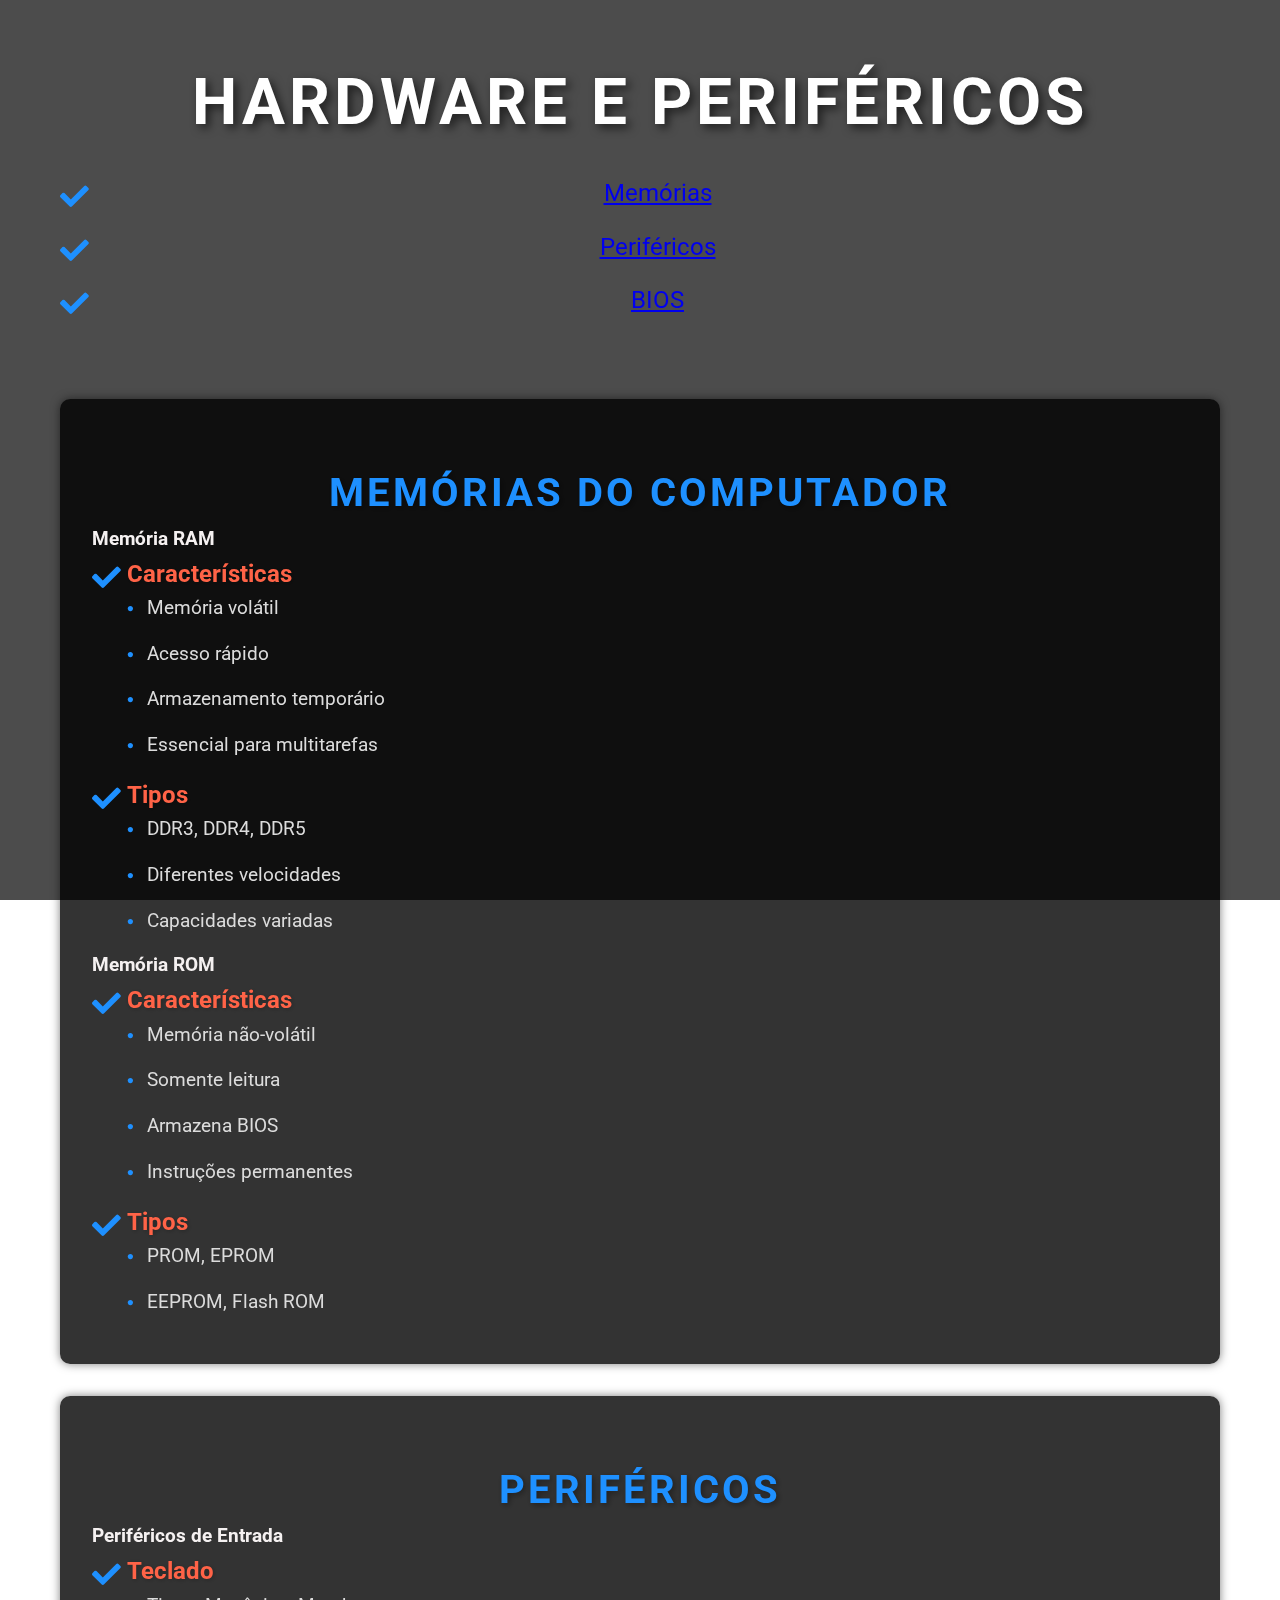
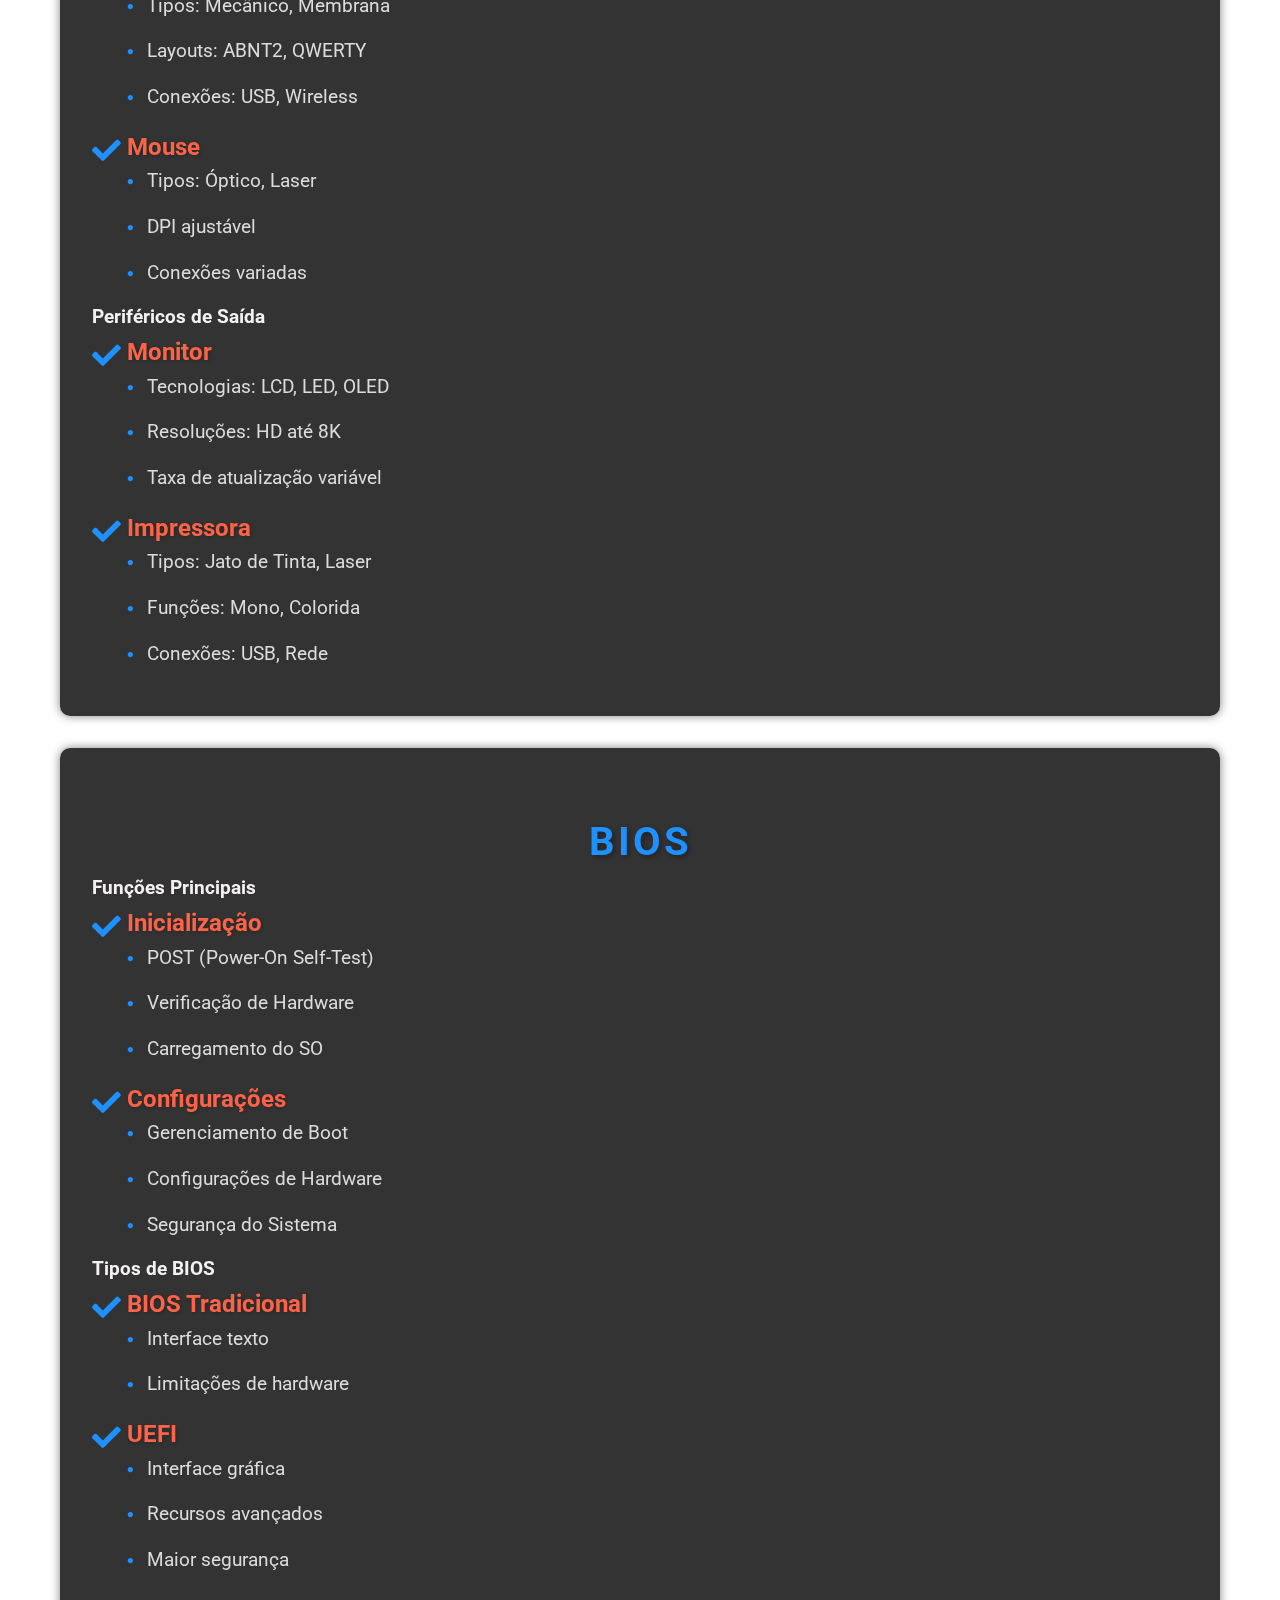
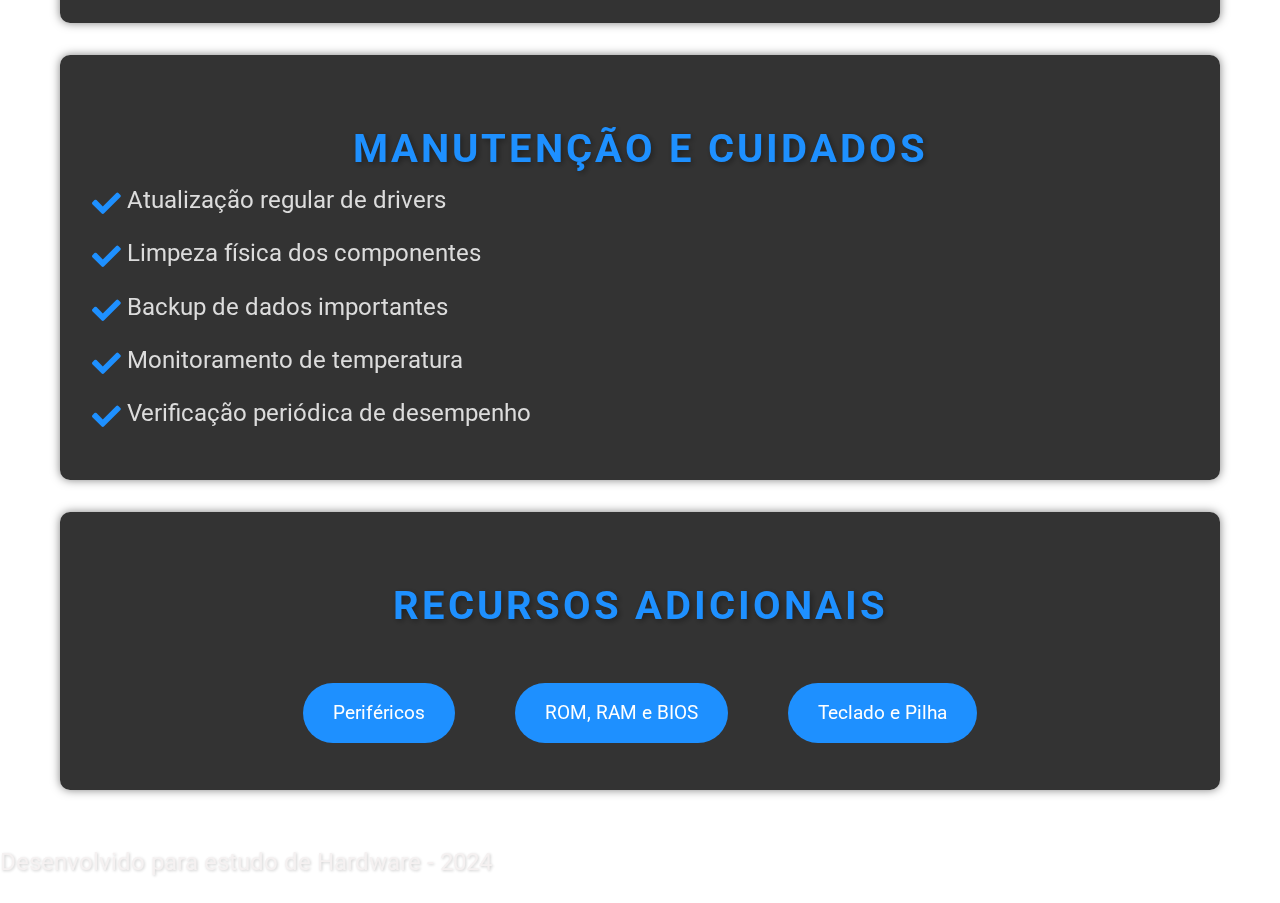
<file: index.html>
<!DOCTYPE html>
<html lang="pt-BR">
<head>
    <meta charset="UTF-8">
    <meta name="viewport" content="width=device-width, initial-scale=1.0">
    <title>Hardware e Periféricos</title>
    <link rel="stylesheet" href="styles.css">
    <link href="https://fonts.googleapis.com/css2?family=Roboto:wght@400;700&display=swap" rel="stylesheet">
    <link rel="stylesheet" href="https://cdnjs.cloudflare.com/ajax/libs/font-awesome/5.15.4/css/all.min.css">
</head>
<body>
    <div class="background"></div>
    <div class="background-overlay"></div>

    <div class="container">
        <header>
            <h1>Hardware e Periféricos</h1>
            <nav>
                <ul class="nav-menu">
                    <li><a href="#memorias">Memórias</a></li>
                    <li><a href="#perifericos">Periféricos</a></li>
                    <li><a href="#bios">BIOS</a></li>
                </ul>
            </nav>
        </header>

        <section id="memorias">
            <h2>Memórias do Computador</h2>
            <div class="subsection">
                <h3>Memória RAM</h3>
                <ul>
                    <li><strong>Características</strong>
                        <ul>
                            <li>Memória volátil</li>
                            <li>Acesso rápido</li>
                            <li>Armazenamento temporário</li>
                            <li>Essencial para multitarefas</li>
                        </ul>
                    </li>
                    <li><strong>Tipos</strong>
                        <ul>
                            <li>DDR3, DDR4, DDR5</li>
                            <li>Diferentes velocidades</li>
                            <li>Capacidades variadas</li>
                        </ul>
                    </li>
                </ul>
            </div>

            <div class="subsection">
                <h3>Memória ROM</h3>
                <ul>
                    <li><strong>Características</strong>
                        <ul>
                            <li>Memória não-volátil</li>
                            <li>Somente leitura</li>
                            <li>Armazena BIOS</li>
                            <li>Instruções permanentes</li>
                        </ul>
                    </li>
                    <li><strong>Tipos</strong>
                        <ul>
                            <li>PROM, EPROM</li>
                            <li>EEPROM, Flash ROM</li>
                        </ul>
                    </li>
                </ul>
            </div>
        </section>

        <section id="perifericos">
            <h2>Periféricos</h2>
            <div class="subsection">
                <h3>Periféricos de Entrada</h3>
                <ul>
                    <li><strong>Teclado</strong>
                        <ul>
                            <li>Tipos: Mecânico, Membrana</li>
                            <li>Layouts: ABNT2, QWERTY</li>
                            <li>Conexões: USB, Wireless</li>
                        </ul>
                    </li>
                    <li><strong>Mouse</strong>
                        <ul>
                            <li>Tipos: Óptico, Laser</li>
                            <li>DPI ajustável</li>
                            <li>Conexões variadas</li>
                        </ul>
                    </li>
                </ul>
            </div>

            <div class="subsection">
                <h3>Periféricos de Saída</h3>
                <ul>
                    <li><strong>Monitor</strong>
                        <ul>
                            <li>Tecnologias: LCD, LED, OLED</li>
                            <li>Resoluções: HD até 8K</li>
                            <li>Taxa de atualização variável</li>
                        </ul>
                    </li>
                    <li><strong>Impressora</strong>
                        <ul>
                            <li>Tipos: Jato de Tinta, Laser</li>
                            <li>Funções: Mono, Colorida</li>
                            <li>Conexões: USB, Rede</li>
                        </ul>
                    </li>
                </ul>
            </div>
        </section>

        <section id="bios">
            <h2>BIOS</h2>
            <div class="subsection">
                <h3>Funções Principais</h3>
                <ul>
                    <li><strong>Inicialização</strong>
                        <ul>
                            <li>POST (Power-On Self-Test)</li>
                            <li>Verificação de Hardware</li>
                            <li>Carregamento do SO</li>
                        </ul>
                    </li>
                    <li><strong>Configurações</strong>
                        <ul>
                            <li>Gerenciamento de Boot</li>
                            <li>Configurações de Hardware</li>
                            <li>Segurança do Sistema</li>
                        </ul>
                    </li>
                </ul>
            </div>

            <div class="subsection">
                <h3>Tipos de BIOS</h3>
                <ul>
                    <li><strong>BIOS Tradicional</strong>
                        <ul>
                            <li>Interface texto</li>
                            <li>Limitações de hardware</li>
                        </ul>
                    </li>
                    <li><strong>UEFI</strong>
                        <ul>
                            <li>Interface gráfica</li>
                            <li>Recursos avançados</li>
                            <li>Maior segurança</li>
                        </ul>
                    </li>
                </ul>
            </div>
        </section>

        <section id="manutencao">
            <h2>Manutenção e Cuidados</h2>
            <ul>
                <li>Atualização regular de drivers</li>
                <li>Limpeza física dos componentes</li>
                <li>Backup de dados importantes</li>
                <li>Monitoramento de temperatura</li>
                <li>Verificação periódica de desempenho</li>
            </ul>
        </section>

        <section>
            <h2>Recursos Adicionais</h2>
            <div class="btn-container">
                <a href="Périfericos.html" class="btn">Periféricos</a>
                <a href="ROM,RAM e BIOS.html" class="btn">ROM, RAM e BIOS</a>
                <a href="Teclado e Pilha.html" class="btn">Teclado e Pilha</a>
            </div>
        </section>
    </div>

    <footer>
        <p>Desenvolvido para estudo de Hardware - 2024</p>
    </footer>
</body>
</html>
</file>
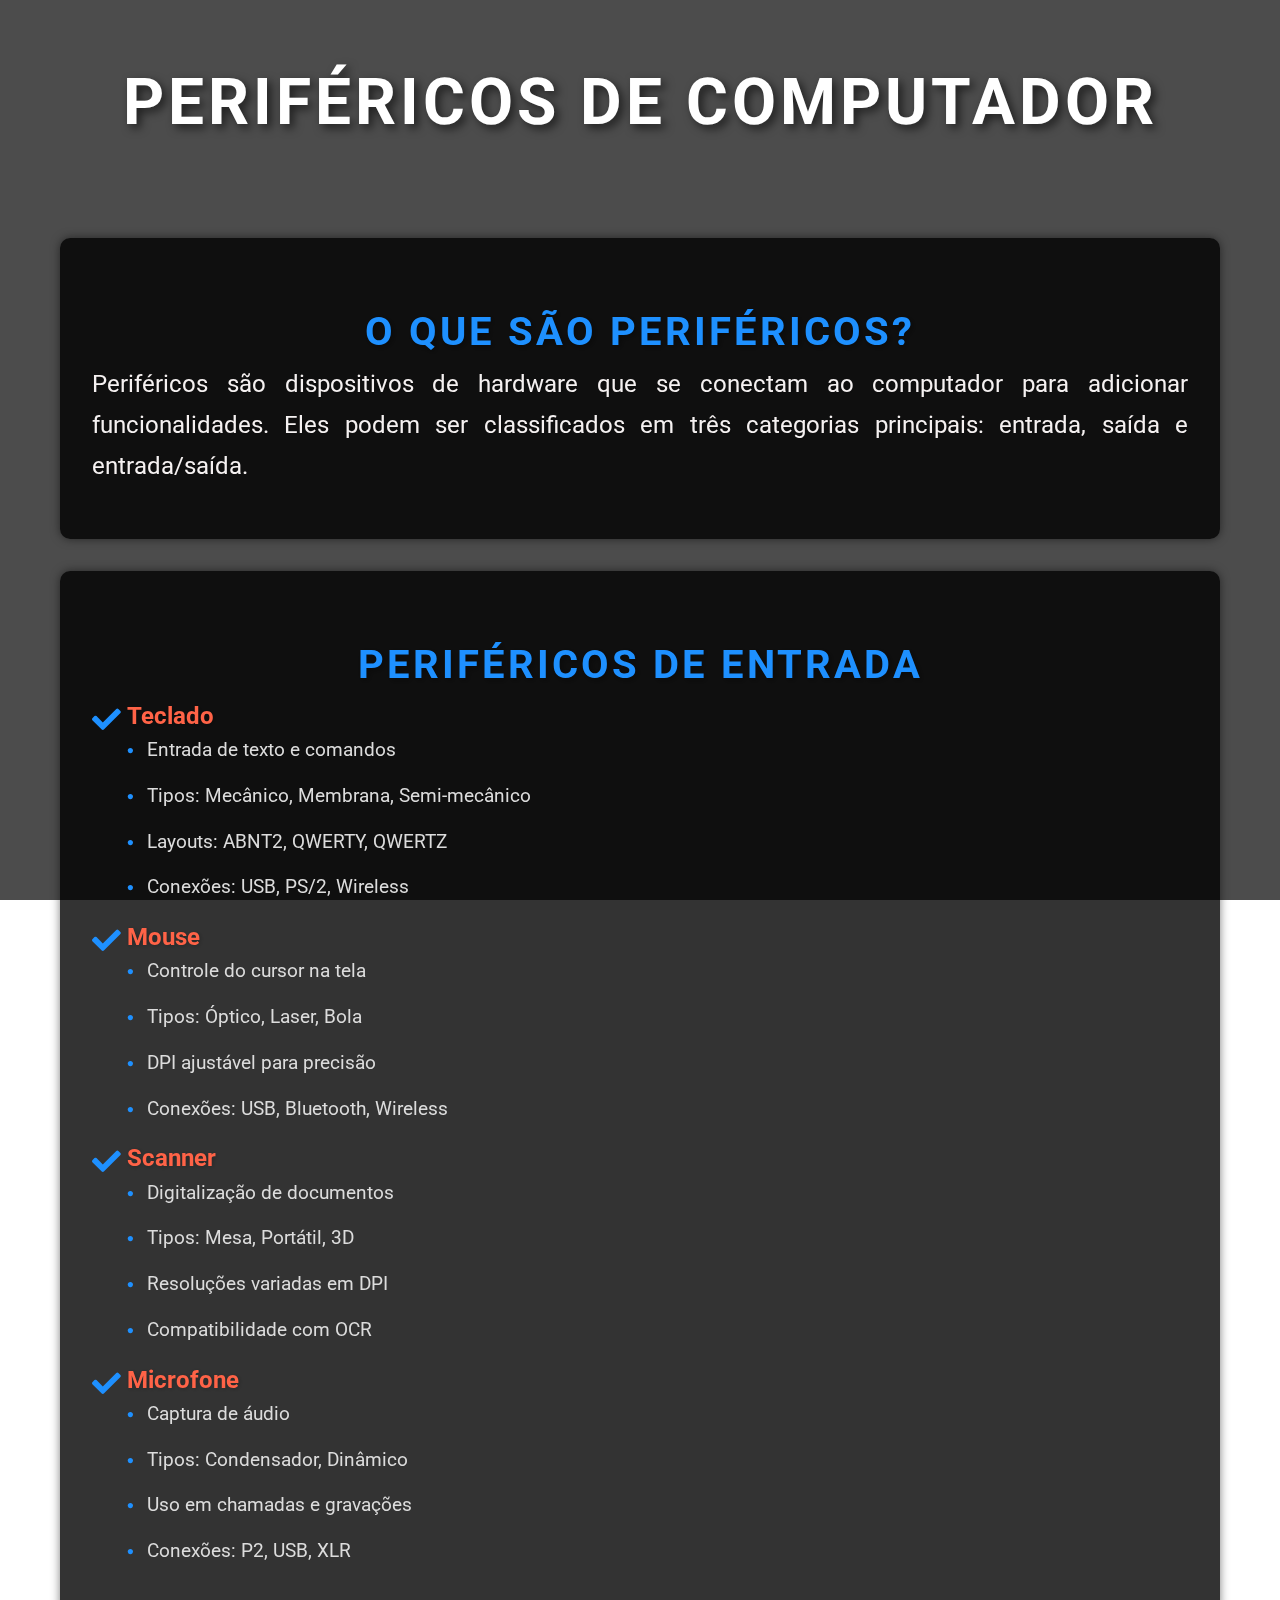
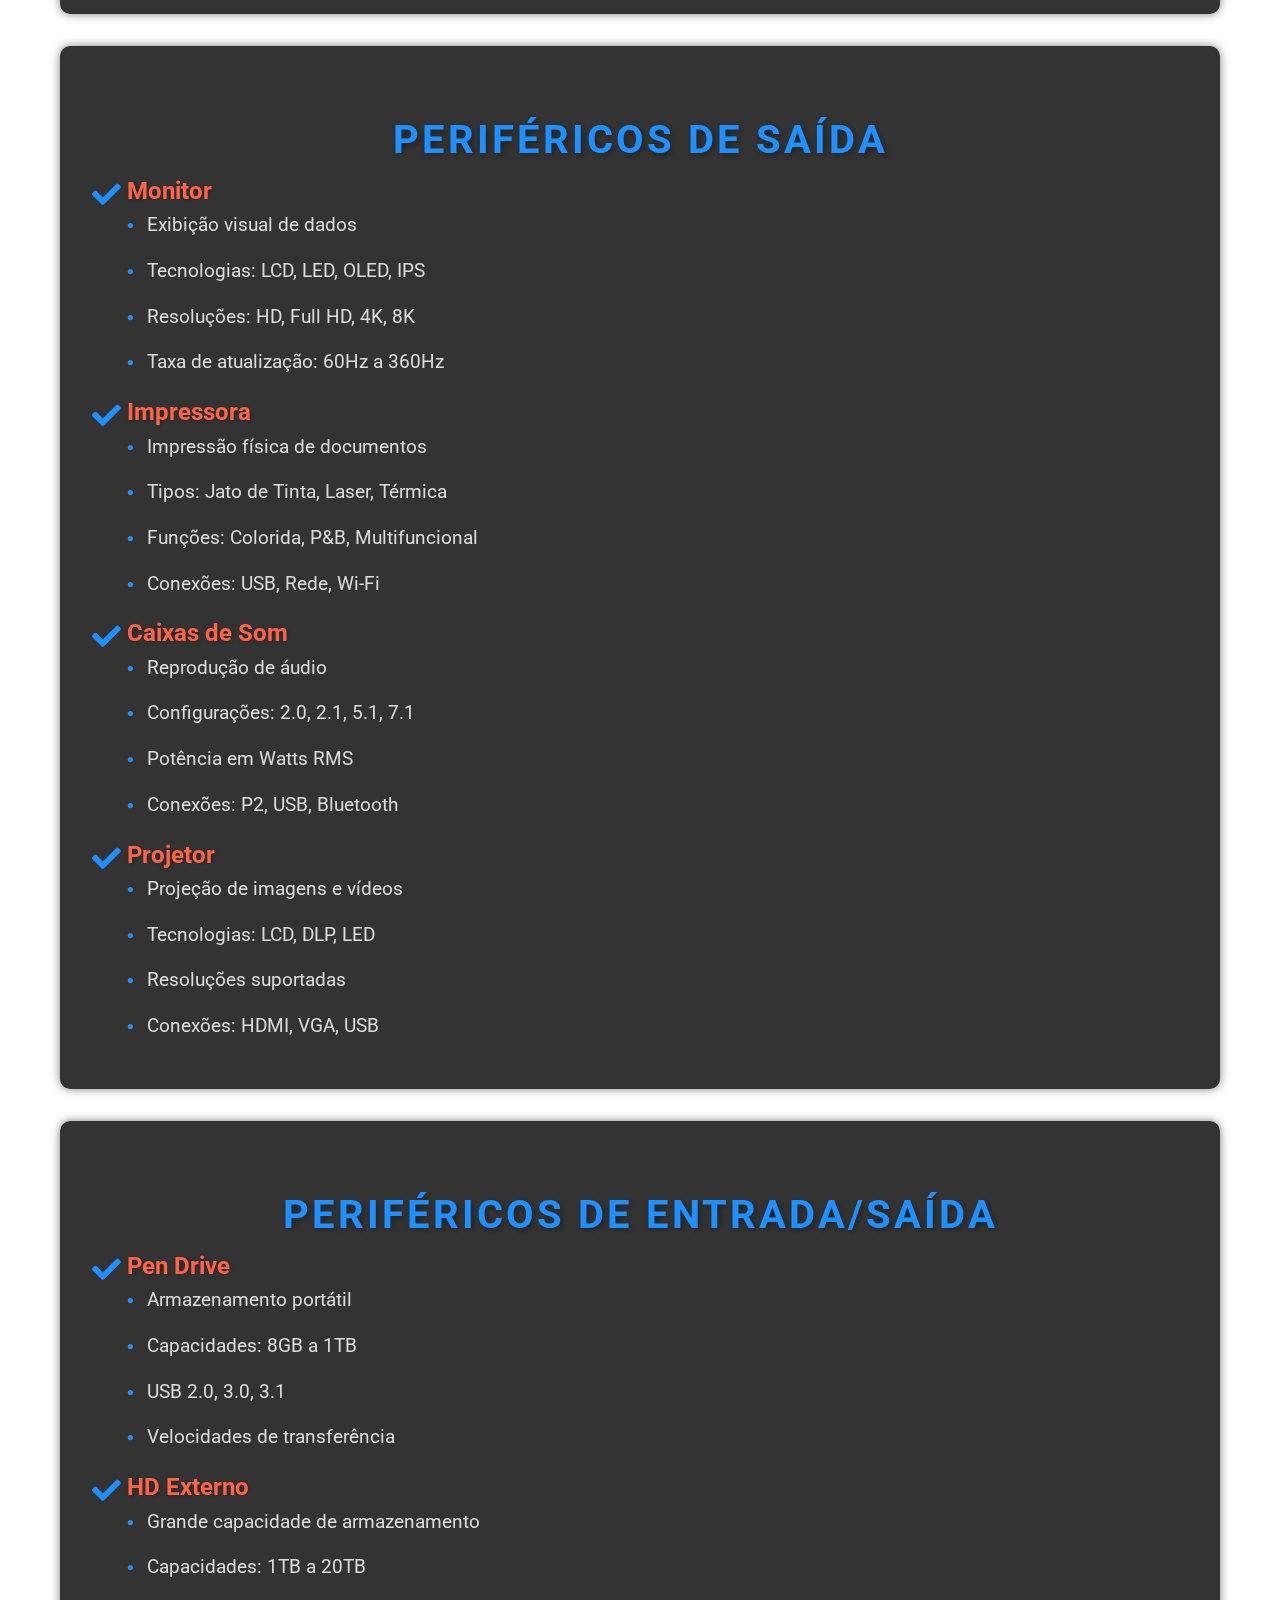
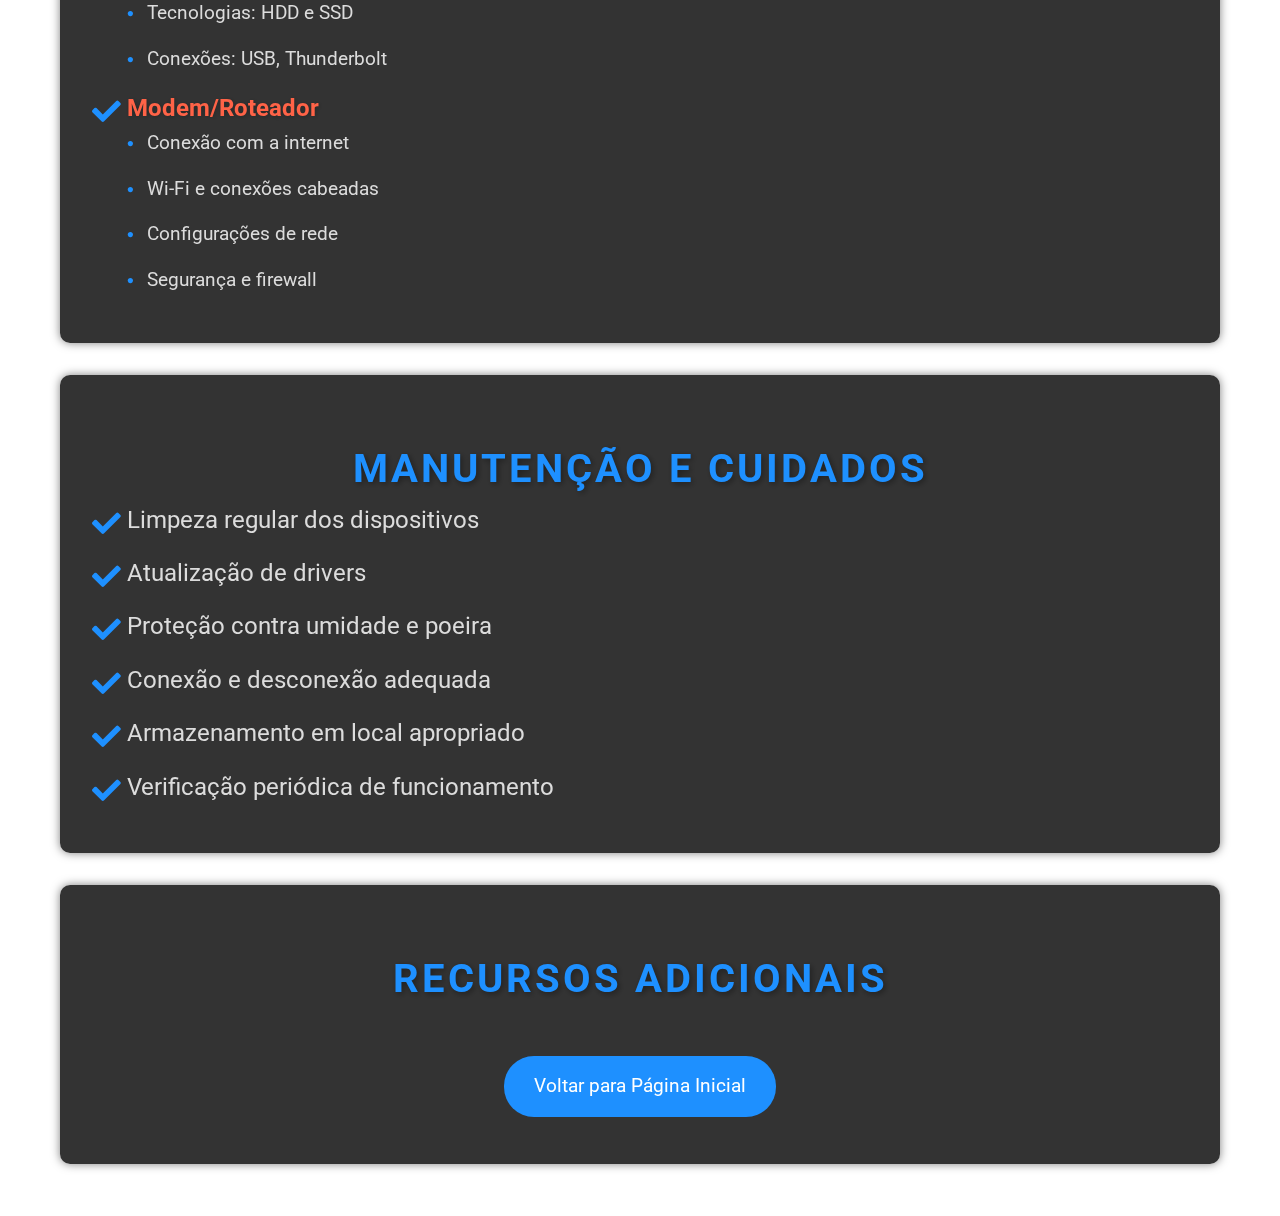
<file: Périfericos.html>
<!DOCTYPE html>
<html lang="pt-BR">
<head>
    <meta charset="UTF-8">
    <meta name="viewport" content="width=device-width, initial-scale=1.0">
    <title>Periféricos de Computador</title>
    <link rel="stylesheet" href="styles.css">
    <link href="https://fonts.googleapis.com/css2?family=Roboto:wght@400;700&display=swap" rel="stylesheet">
    <link rel="stylesheet" href="https://cdnjs.cloudflare.com/ajax/libs/font-awesome/5.15.4/css/all.min.css">
</head>
<body>
    <div class="background"></div>
    <div class="background-overlay"></div>

    <div class="container">
        <header>
            <h1>Periféricos de Computador</h1>
        </header>

        <section>
            <h2>O que são Periféricos?</h2>
            <p>Periféricos são dispositivos de hardware que se conectam ao computador para adicionar funcionalidades. Eles podem ser classificados em três categorias principais: entrada, saída e entrada/saída.</p>
        </section>

        <section>
            <h2>Periféricos de Entrada</h2>
            <ul>
                <li><strong>Teclado</strong>
                    <ul>
                        <li>Entrada de texto e comandos</li>
                        <li>Tipos: Mecânico, Membrana, Semi-mecânico</li>
                        <li>Layouts: ABNT2, QWERTY, QWERTZ</li>
                        <li>Conexões: USB, PS/2, Wireless</li>
                    </ul>
                </li>
                <li><strong>Mouse</strong>
                    <ul>
                        <li>Controle do cursor na tela</li>
                        <li>Tipos: Óptico, Laser, Bola</li>
                        <li>DPI ajustável para precisão</li>
                        <li>Conexões: USB, Bluetooth, Wireless</li>
                    </ul>
                </li>
                <li><strong>Scanner</strong>
                    <ul>
                        <li>Digitalização de documentos</li>
                        <li>Tipos: Mesa, Portátil, 3D</li>
                        <li>Resoluções variadas em DPI</li>
                        <li>Compatibilidade com OCR</li>
                    </ul>
                </li>
                <li><strong>Microfone</strong>
                    <ul>
                        <li>Captura de áudio</li>
                        <li>Tipos: Condensador, Dinâmico</li>
                        <li>Uso em chamadas e gravações</li>
                        <li>Conexões: P2, USB, XLR</li>
                    </ul>
                </li>
            </ul>
        </section>

        <section>
            <h2>Periféricos de Saída</h2>
            <ul>
                <li><strong>Monitor</strong>
                    <ul>
                        <li>Exibição visual de dados</li>
                        <li>Tecnologias: LCD, LED, OLED, IPS</li>
                        <li>Resoluções: HD, Full HD, 4K, 8K</li>
                        <li>Taxa de atualização: 60Hz a 360Hz</li>
                    </ul>
                </li>
                <li><strong>Impressora</strong>
                    <ul>
                        <li>Impressão física de documentos</li>
                        <li>Tipos: Jato de Tinta, Laser, Térmica</li>
                        <li>Funções: Colorida, P&B, Multifuncional</li>
                        <li>Conexões: USB, Rede, Wi-Fi</li>
                    </ul>
                </li>
                <li><strong>Caixas de Som</strong>
                    <ul>
                        <li>Reprodução de áudio</li>
                        <li>Configurações: 2.0, 2.1, 5.1, 7.1</li>
                        <li>Potência em Watts RMS</li>
                        <li>Conexões: P2, USB, Bluetooth</li>
                    </ul>
                </li>
                <li><strong>Projetor</strong>
                    <ul>
                        <li>Projeção de imagens e vídeos</li>
                        <li>Tecnologias: LCD, DLP, LED</li>
                        <li>Resoluções suportadas</li>
                        <li>Conexões: HDMI, VGA, USB</li>
                    </ul>
                </li>
            </ul>
        </section>

        <section>
            <h2>Periféricos de Entrada/Saída</h2>
            <ul>
                <li><strong>Pen Drive</strong>
                    <ul>
                        <li>Armazenamento portátil</li>
                        <li>Capacidades: 8GB a 1TB</li>
                        <li>USB 2.0, 3.0, 3.1</li>
                        <li>Velocidades de transferência</li>
                    </ul>
                </li>
                <li><strong>HD Externo</strong>
                    <ul>
                        <li>Grande capacidade de armazenamento</li>
                        <li>Capacidades: 1TB a 20TB</li>
                        <li>Tecnologias: HDD e SSD</li>
                        <li>Conexões: USB, Thunderbolt</li>
                    </ul>
                </li>
                <li><strong>Modem/Roteador</strong>
                    <ul>
                        <li>Conexão com a internet</li>
                        <li>Wi-Fi e conexões cabeadas</li>
                        <li>Configurações de rede</li>
                        <li>Segurança e firewall</li>
                    </ul>
                </li>
            </ul>
        </section>

        <section>
            <h2>Manutenção e Cuidados</h2>
            <ul>
                <li>Limpeza regular dos dispositivos</li>
                <li>Atualização de drivers</li>
                <li>Proteção contra umidade e poeira</li>
                <li>Conexão e desconexão adequada</li>
                <li>Armazenamento em local apropriado</li>
                <li>Verificação periódica de funcionamento</li>
            </ul>
        </section>

        <section>
            <h2>Recursos Adicionais</h2>
            <div class="btn-container">
                <a href="index.html" class="btn">Voltar para Página Inicial</a>
            </div>
        </section>
    </div>
</body>
</html>
</file>
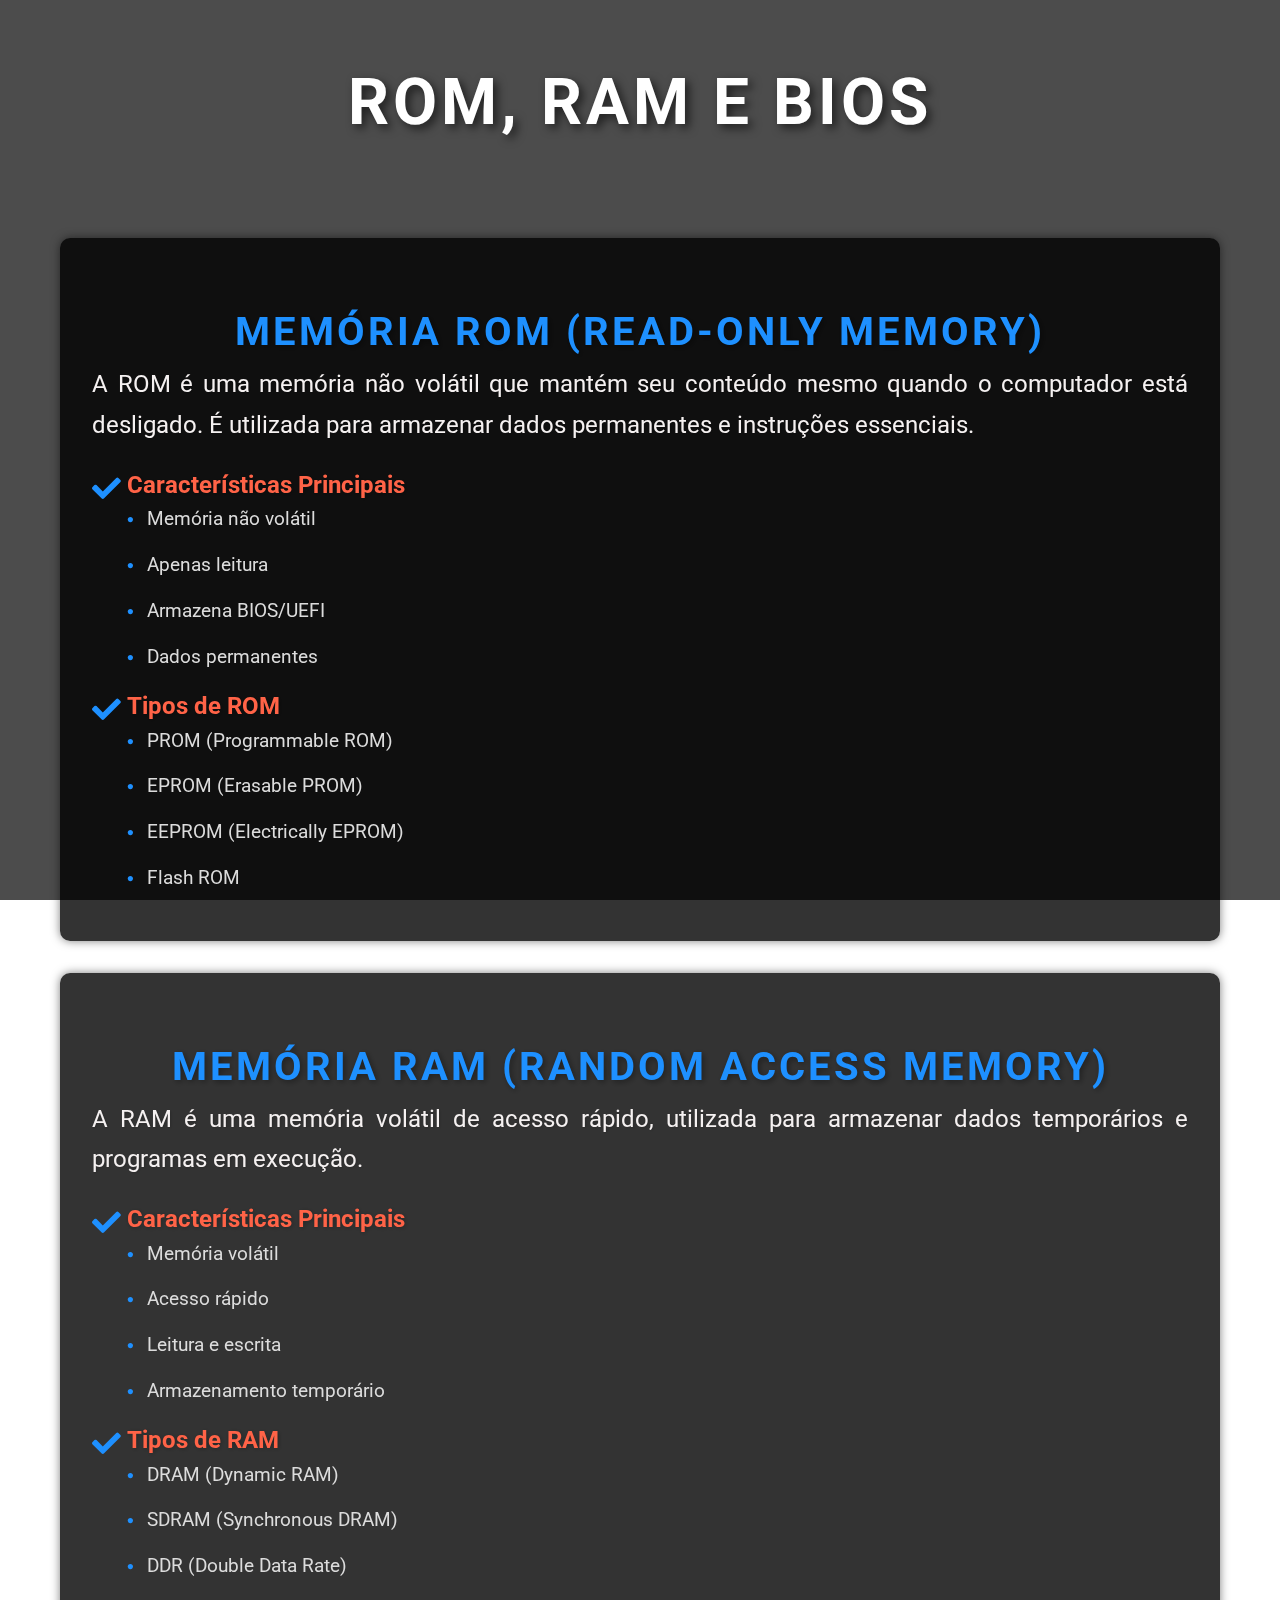
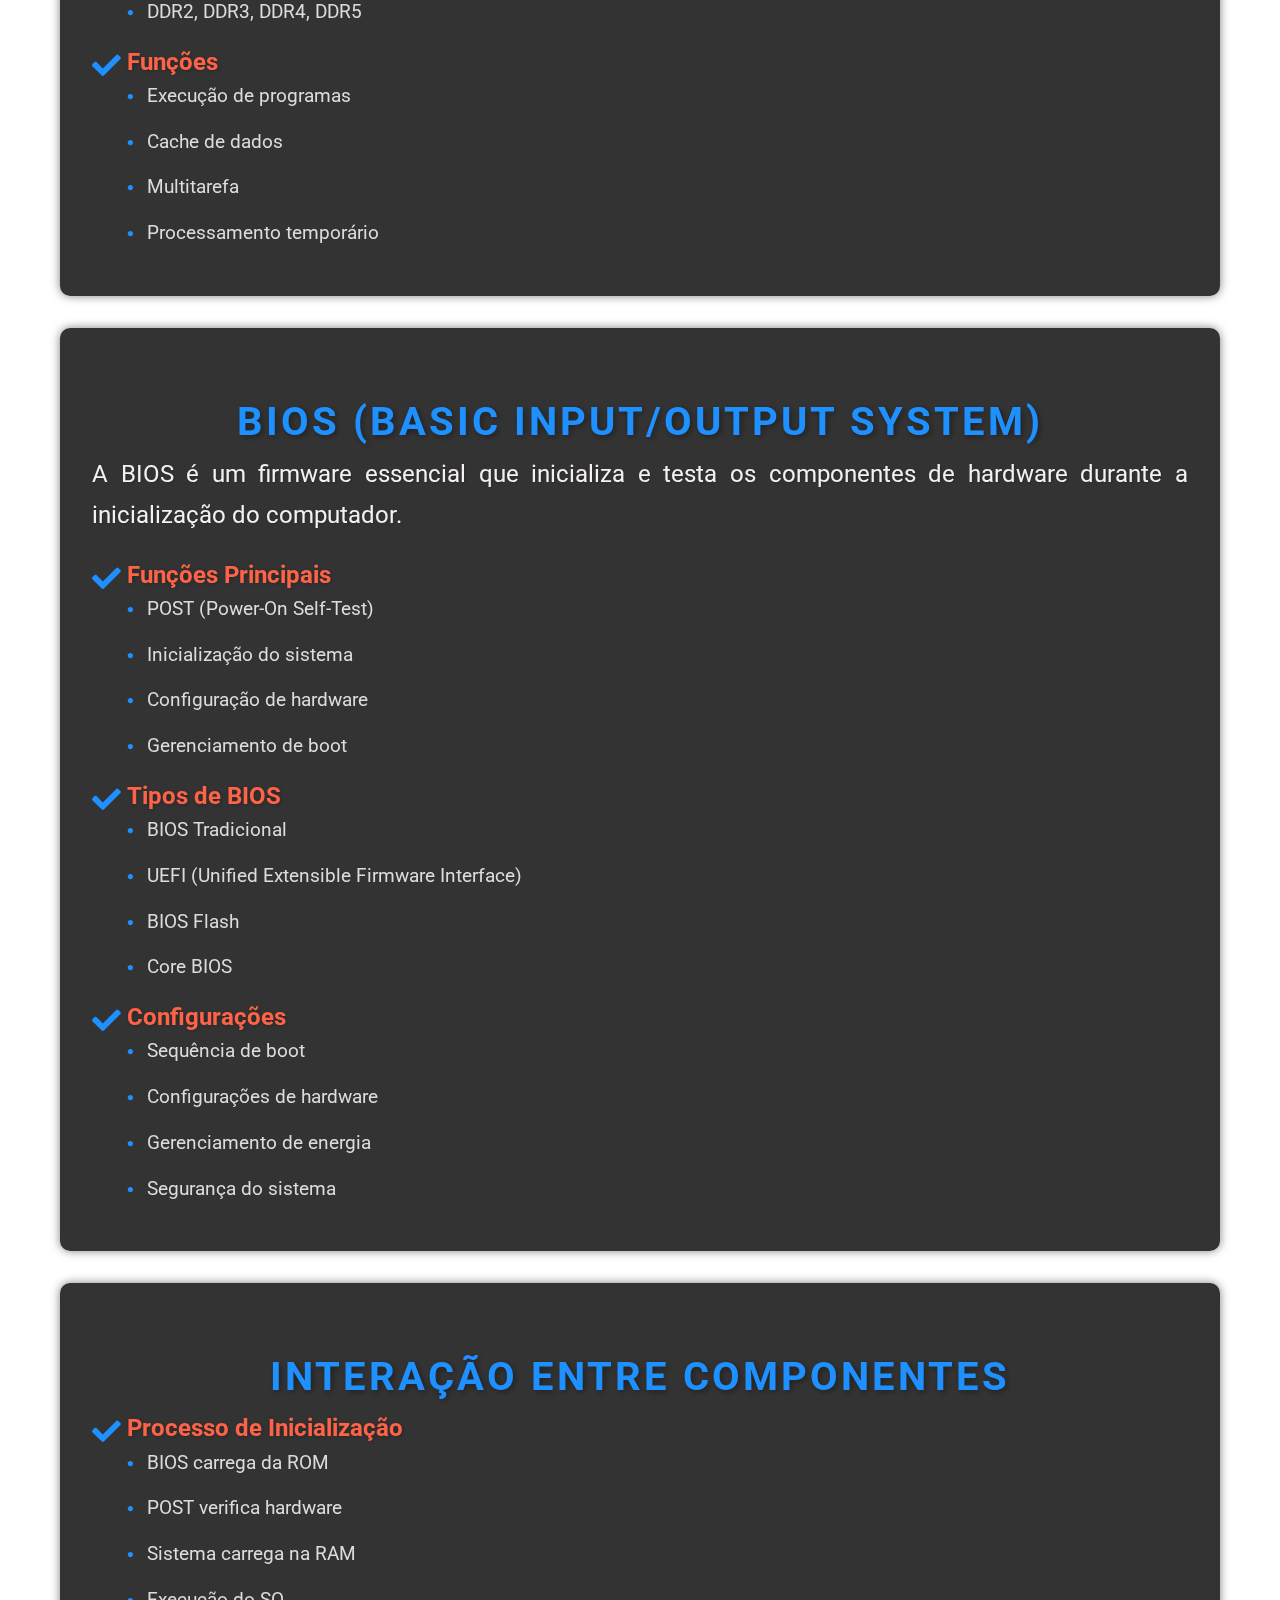
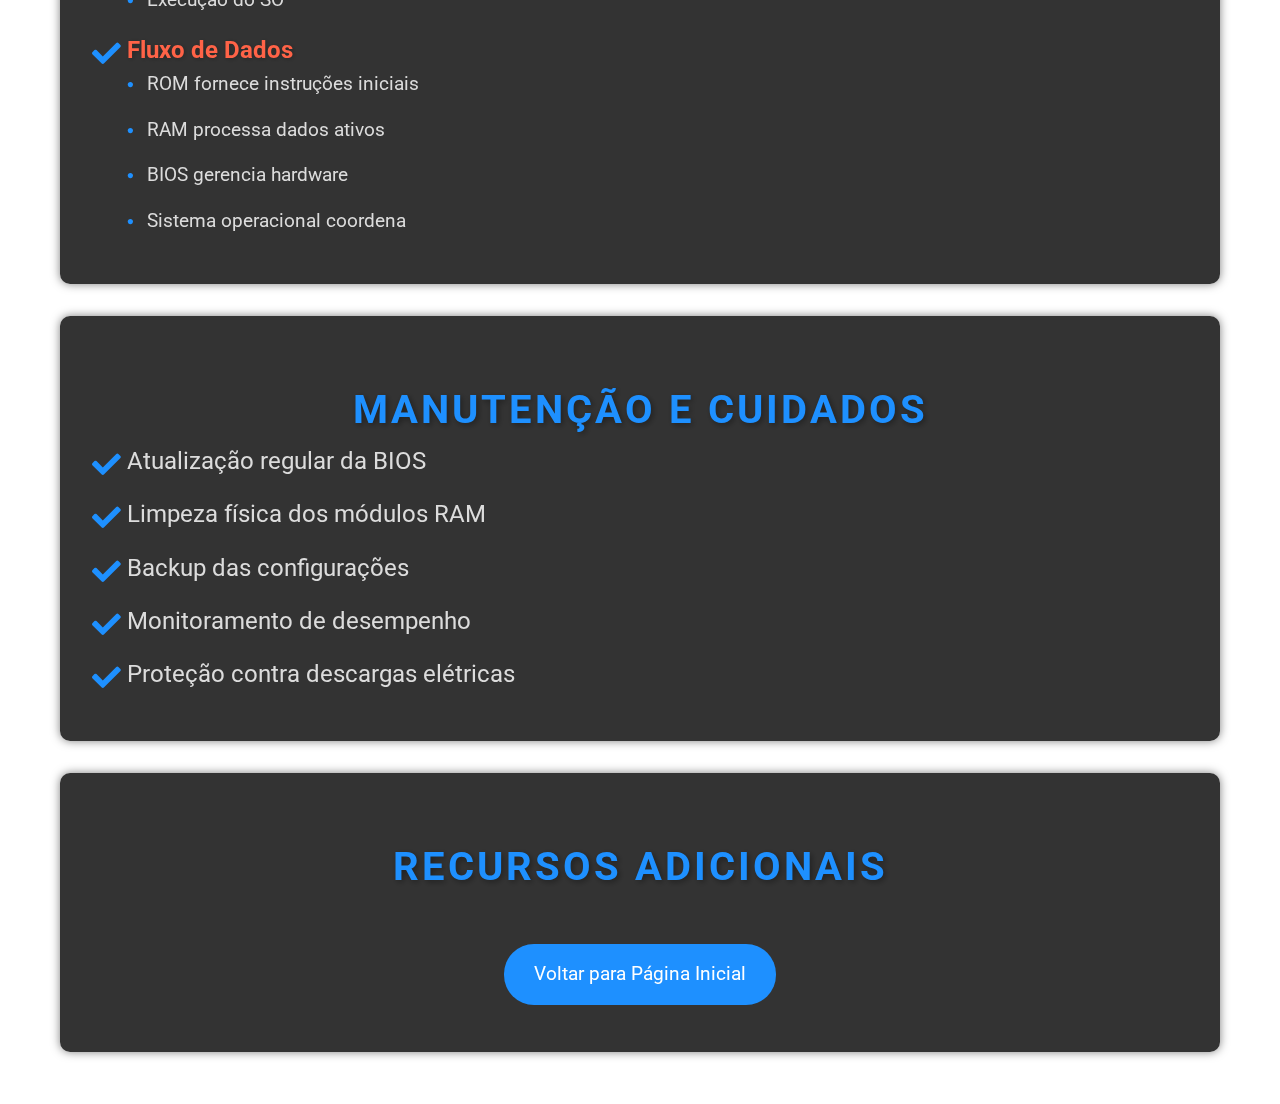
<file: ROM,RAM e BIOS.html>
<!DOCTYPE html>
<html lang="pt-BR">
<head>
    <meta charset="UTF-8">
    <meta name="viewport" content="width=device-width, initial-scale=1.0">
    <title>ROM, RAM e BIOS</title>
    <link rel="stylesheet" href="styles.css">
    <link href="https://fonts.googleapis.com/css2?family=Roboto:wght@400;700&display=swap" rel="stylesheet">
    <link rel="stylesheet" href="https://cdnjs.cloudflare.com/ajax/libs/font-awesome/5.15.4/css/all.min.css">
</head>
<body>
    <div class="background"></div>
    <div class="background-overlay"></div>

    <div class="container">
        <header>
            <h1>ROM, RAM e BIOS</h1>
        </header>

        <section>
            <h2>Memória ROM (Read-Only Memory)</h2>
            <p>A ROM é uma memória não volátil que mantém seu conteúdo mesmo quando o computador está desligado. É utilizada para armazenar dados permanentes e instruções essenciais.</p>
            <ul>
                <li><strong>Características Principais</strong>
                    <ul>
                        <li>Memória não volátil</li>
                        <li>Apenas leitura</li>
                        <li>Armazena BIOS/UEFI</li>
                        <li>Dados permanentes</li>
                    </ul>
                </li>
                <li><strong>Tipos de ROM</strong>
                    <ul>
                        <li>PROM (Programmable ROM)</li>
                        <li>EPROM (Erasable PROM)</li>
                        <li>EEPROM (Electrically EPROM)</li>
                        <li>Flash ROM</li>
                    </ul>
                </li>
            </ul>
        </section>

        <section>
            <h2>Memória RAM (Random Access Memory)</h2>
            <p>A RAM é uma memória volátil de acesso rápido, utilizada para armazenar dados temporários e programas em execução.</p>
            <ul>
                <li><strong>Características Principais</strong>
                    <ul>
                        <li>Memória volátil</li>
                        <li>Acesso rápido</li>
                        <li>Leitura e escrita</li>
                        <li>Armazenamento temporário</li>
                    </ul>
                </li>
                <li><strong>Tipos de RAM</strong>
                    <ul>
                        <li>DRAM (Dynamic RAM)</li>
                        <li>SDRAM (Synchronous DRAM)</li>
                        <li>DDR (Double Data Rate)</li>
                        <li>DDR2, DDR3, DDR4, DDR5</li>
                    </ul>
                </li>
                <li><strong>Funções</strong>
                    <ul>
                        <li>Execução de programas</li>
                        <li>Cache de dados</li>
                        <li>Multitarefa</li>
                        <li>Processamento temporário</li>
                    </ul>
                </li>
            </ul>
        </section>

        <section>
            <h2>BIOS (Basic Input/Output System)</h2>
            <p>A BIOS é um firmware essencial que inicializa e testa os componentes de hardware durante a inicialização do computador.</p>
            <ul>
                <li><strong>Funções Principais</strong>
                    <ul>
                        <li>POST (Power-On Self-Test)</li>
                        <li>Inicialização do sistema</li>
                        <li>Configuração de hardware</li>
                        <li>Gerenciamento de boot</li>
                    </ul>
                </li>
                <li><strong>Tipos de BIOS</strong>
                    <ul>
                        <li>BIOS Tradicional</li>
                        <li>UEFI (Unified Extensible Firmware Interface)</li>
                        <li>BIOS Flash</li>
                        <li>Core BIOS</li>
                    </ul>
                </li>
                <li><strong>Configurações</strong>
                    <ul>
                        <li>Sequência de boot</li>
                        <li>Configurações de hardware</li>
                        <li>Gerenciamento de energia</li>
                        <li>Segurança do sistema</li>
                    </ul>
                </li>
            </ul>
        </section>

        <section>
            <h2>Interação entre Componentes</h2>
            <ul>
                <li><strong>Processo de Inicialização</strong>
                    <ul>
                        <li>BIOS carrega da ROM</li>
                        <li>POST verifica hardware</li>
                        <li>Sistema carrega na RAM</li>
                        <li>Execução do SO</li>
                    </ul>
                </li>
                <li><strong>Fluxo de Dados</strong>
                    <ul>
                        <li>ROM fornece instruções iniciais</li>
                        <li>RAM processa dados ativos</li>
                        <li>BIOS gerencia hardware</li>
                        <li>Sistema operacional coordena</li>
                    </ul>
                </li>
            </ul>
        </section>

        <section>
            <h2>Manutenção e Cuidados</h2>
            <ul>
                <li>Atualização regular da BIOS</li>
                <li>Limpeza física dos módulos RAM</li>
                <li>Backup das configurações</li>
                <li>Monitoramento de desempenho</li>
                <li>Proteção contra descargas elétricas</li>
            </ul>
        </section>

        <section>
            <h2>Recursos Adicionais</h2>
            <div class="btn-container">
                <a href="index.html" class="btn">Voltar para Página Inicial</a>
            </div>
        </section>
    </div>
</body>
</html>
</file>
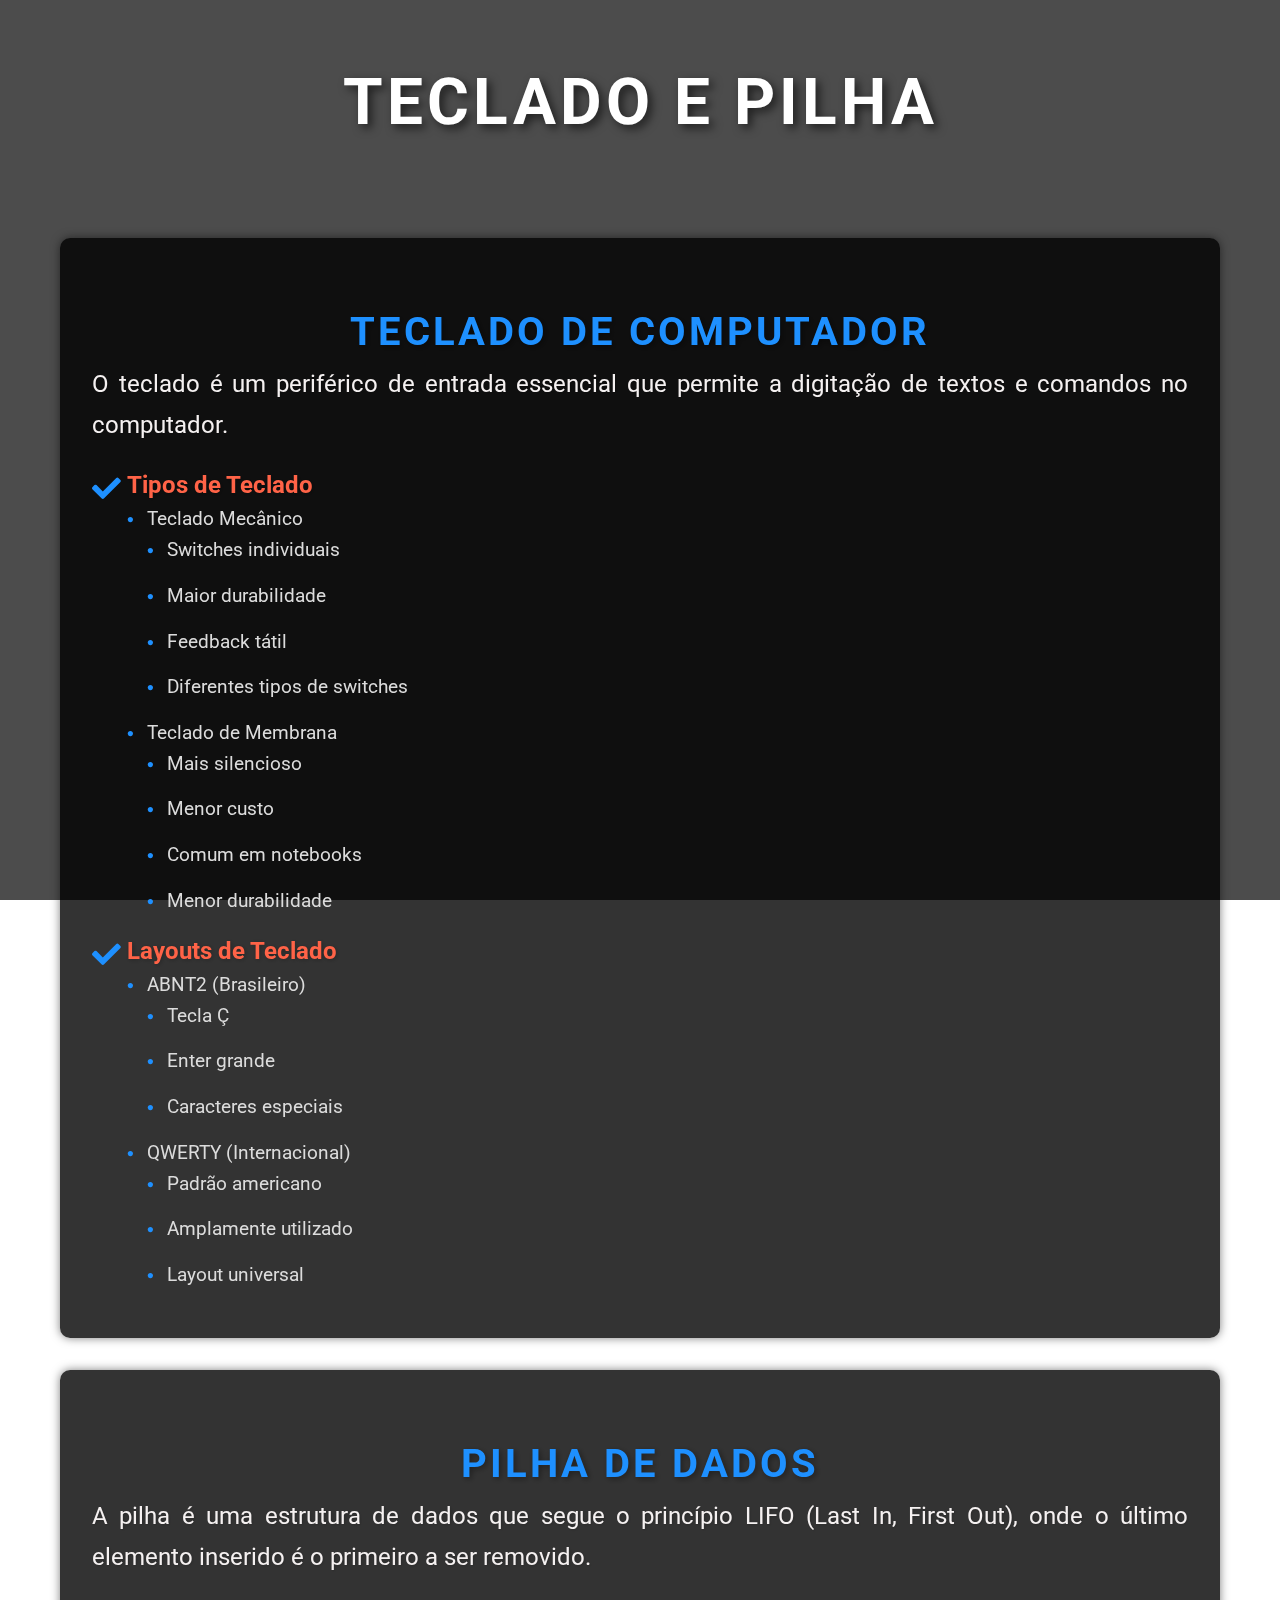
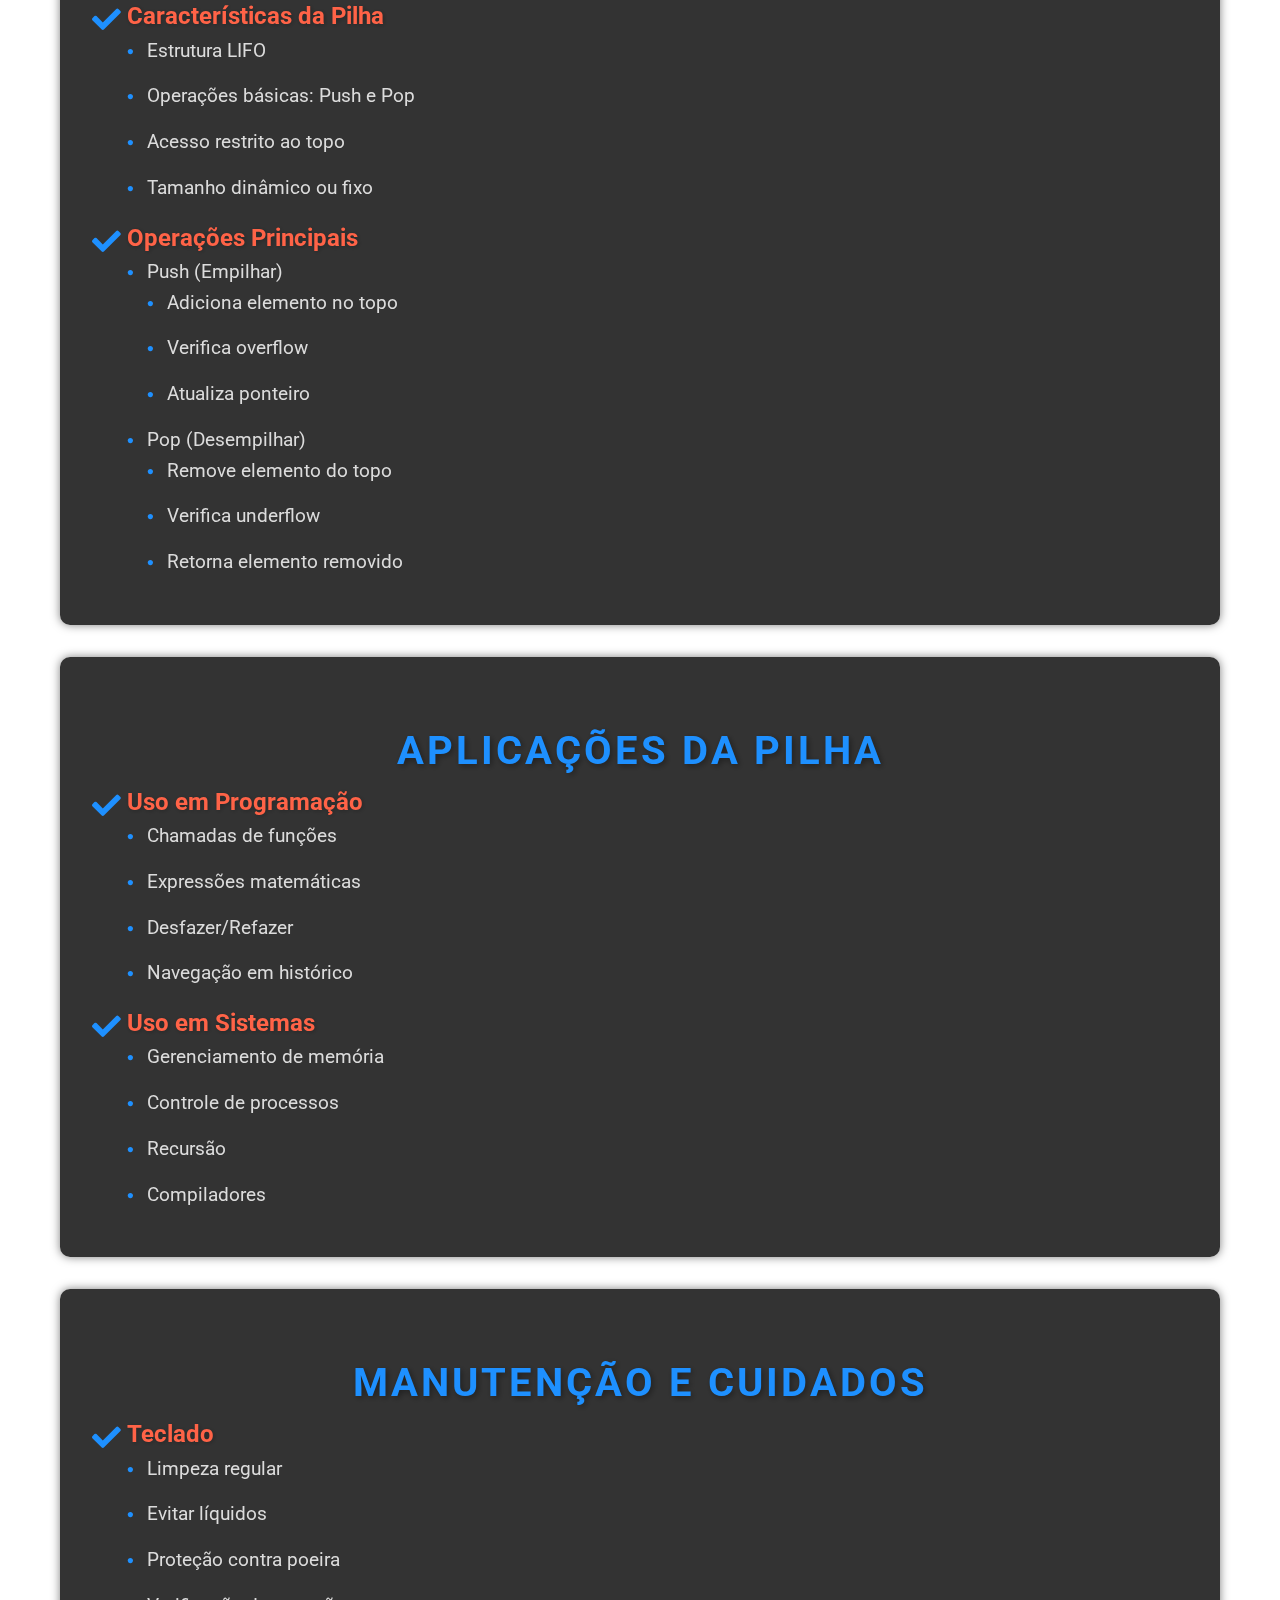
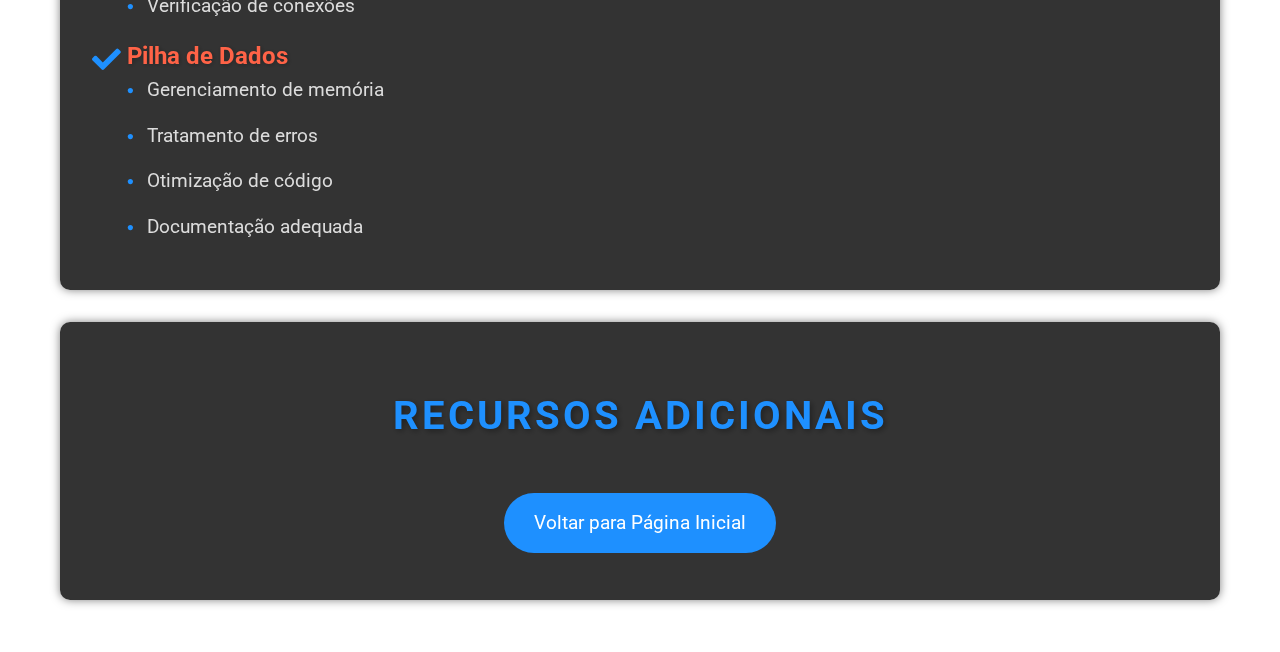
<file: Teclado e Pilha.html>
<!DOCTYPE html>
<html lang="pt-BR">
<head>
    <meta charset="UTF-8">
    <meta name="viewport" content="width=device-width, initial-scale=1.0">
    <title>Teclado e Pilha</title>
    <link rel="stylesheet" href="styles.css">
    <link href="https://fonts.googleapis.com/css2?family=Roboto:wght@400;700&display=swap" rel="stylesheet">
    <link rel="stylesheet" href="https://cdnjs.cloudflare.com/ajax/libs/font-awesome/5.15.4/css/all.min.css">
</head>
<body>
    <div class="background"></div>
    <div class="background-overlay"></div>

    <div class="container">
        <header>
            <h1>Teclado e Pilha</h1>
        </header>

        <section>
            <h2>Teclado de Computador</h2>
            <p>O teclado é um periférico de entrada essencial que permite a digitação de textos e comandos no computador.</p>
            
            <ul>
                <li><strong>Tipos de Teclado</strong>
                    <ul>
                        <li>Teclado Mecânico
                            <ul>
                                <li>Switches individuais</li>
                                <li>Maior durabilidade</li>
                                <li>Feedback tátil</li>
                                <li>Diferentes tipos de switches</li>
                            </ul>
                        </li>
                        <li>Teclado de Membrana
                            <ul>
                                <li>Mais silencioso</li>
                                <li>Menor custo</li>
                                <li>Comum em notebooks</li>
                                <li>Menor durabilidade</li>
                            </ul>
                        </li>
                    </ul>
                </li>
                <li><strong>Layouts de Teclado</strong>
                    <ul>
                        <li>ABNT2 (Brasileiro)
                            <ul>
                                <li>Tecla Ç</li>
                                <li>Enter grande</li>
                                <li>Caracteres especiais</li>
                            </ul>
                        </li>
                        <li>QWERTY (Internacional)
                            <ul>
                                <li>Padrão americano</li>
                                <li>Amplamente utilizado</li>
                                <li>Layout universal</li>
                            </ul>
                        </li>
                    </ul>
                </li>
            </ul>
        </section>

        <section>
            <h2>Pilha de Dados</h2>
            <p>A pilha é uma estrutura de dados que segue o princípio LIFO (Last In, First Out), onde o último elemento inserido é o primeiro a ser removido.</p>

            <ul>
                <li><strong>Características da Pilha</strong>
                    <ul>
                        <li>Estrutura LIFO</li>
                        <li>Operações básicas: Push e Pop</li>
                        <li>Acesso restrito ao topo</li>
                        <li>Tamanho dinâmico ou fixo</li>
                    </ul>
                </li>
                <li><strong>Operações Principais</strong>
                    <ul>
                        <li>Push (Empilhar)
                            <ul>
                                <li>Adiciona elemento no topo</li>
                                <li>Verifica overflow</li>
                                <li>Atualiza ponteiro</li>
                            </ul>
                        </li>
                        <li>Pop (Desempilhar)
                            <ul>
                                <li>Remove elemento do topo</li>
                                <li>Verifica underflow</li>
                                <li>Retorna elemento removido</li>
                            </ul>
                        </li>
                    </ul>
                </li>
            </ul>
        </section>

        <section>
            <h2>Aplicações da Pilha</h2>
            <ul>
                <li><strong>Uso em Programação</strong>
                    <ul>
                        <li>Chamadas de funções</li>
                        <li>Expressões matemáticas</li>
                        <li>Desfazer/Refazer</li>
                        <li>Navegação em histórico</li>
                    </ul>
                </li>
                <li><strong>Uso em Sistemas</strong>
                    <ul>
                        <li>Gerenciamento de memória</li>
                        <li>Controle de processos</li>
                        <li>Recursão</li>
                        <li>Compiladores</li>
                    </ul>
                </li>
            </ul>
        </section>

        <section>
            <h2>Manutenção e Cuidados</h2>
            <ul>
                <li><strong>Teclado</strong>
                    <ul>
                        <li>Limpeza regular</li>
                        <li>Evitar líquidos</li>
                        <li>Proteção contra poeira</li>
                        <li>Verificação de conexões</li>
                    </ul>
                </li>
                <li><strong>Pilha de Dados</strong>
                    <ul>
                        <li>Gerenciamento de memória</li>
                        <li>Tratamento de erros</li>
                        <li>Otimização de código</li>
                        <li>Documentação adequada</li>
                    </ul>
                </li>
            </ul>
        </section>

        <section>
            <h2>Recursos Adicionais</h2>
            <div class="btn-container">
                <a href="index.html" class="btn">Voltar para Página Inicial</a>
            </div>
        </section>
    </div>
</body>
</html>
</file>
<file: styles.css>
/* Reset básico */
* {
    margin: 0;
    padding: 0;
    box-sizing: border-box;
}

/* Estilo base do corpo */
body {
    font-family: 'Roboto', sans-serif;
    color: #f5f1f1;
    line-height: 1.6;
    position: relative;
    min-height: 100vh;
}

/* Fundo com GIF */
.background {
    position: fixed;
    top: 0;
    left: 0;
    width: 100%;
    height: 100%;
    z-index: -2;
    background: url('https://i.gifer.com/Emhs.gif') center/cover no-repeat fixed;
}

/* Overlay escuro */
.background-overlay {
    position: fixed;
    top: 0;
    left: 0;
    width: 100%;
    height: 100%;
    background: rgba(0, 0, 0, 0.7);
    z-index: -1;
}

/* Container principal */
.container {
    position: relative;
    max-width: 1200px;
    margin: 0 auto;
    padding: 20px;
    z-index: 1;
}

/* Cabeçalho */
header {
    text-align: center;
    padding: 2rem 0;
    margin-bottom: 2rem;
}

h1 {
    font-size: 2.5rem;
    color: #fff;
    text-shadow: 2px 2px 4px rgba(0, 0, 0, 0.5);
}

/* Seções */
section {
    background: rgba(0, 0, 0, 0.8);
    margin: 2rem 0;
    padding: 2rem;
    border-radius: 10px;
    box-shadow: 0 0 10px rgba(0, 0, 0, 0.5);
    opacity: 1;
    animation: fadeIn 1s ease-in-out forwards;
}

/* Estilo para o título principal */
h1 {
    font-size: 4rem;
    color: #fff;
    text-align: center;
    font-weight: 700;
    text-transform: uppercase;
    margin-bottom: 20px;
    letter-spacing: 4px;
    text-shadow: 4px 4px 10px rgba(0, 0, 0, 0.6);
}

/* Estilo para os subtítulos */
h2 {
    font-size: 2.5rem;
    color: #1e90ff;
    margin-top: 30px;
    text-align: center;
    text-transform: uppercase;
    letter-spacing: 3px;
    font-weight: bold;
    text-shadow: 2px 2px 6px rgba(0, 0, 0, 0.4);
}

/* Estilo para parágrafos */
p {
    font-size: 1.5rem;
    line-height: 1.7;
    color: #f5f1f1;
    margin-bottom: 20px;
    text-align: justify;
    text-shadow: 1px 1px 3px rgba(0, 0, 0, 0.2);
}

/* Estilo para as listas */
ul {
    list-style-type: none;
    padding-left: 0;
}

li {
    font-size: 1.5rem;
    margin-bottom: 15px;
    padding-left: 35px;
    position: relative;
    color: #dcdcdc;
}

/* Estilo para os itens da lista com ícones */
li::before {
    content: '\f00c'; /* Ícone de checkmark do FontAwesome */
    font-family: 'Font Awesome 5 Free';
    font-weight: 900;
    position: absolute;
    left: 0;
    top: 0;
    color: #1e90ff;
    font-size: 1.8rem;
}

/* Destaque em itens importantes */
li strong {
    color: #ff6347;
    font-weight: bold;
    text-shadow: 1px 1px 5px rgba(0, 0, 0, 0.3);
}

/* Estilo para parágrafos importantes */
p strong {
    color: #ff4500;
    font-weight: bold;
    font-size: 1.6rem;
    text-shadow: 1px 1px 5px rgba(0, 0, 0, 0.4);
}

/* Animações para fade-in nas listas e subtítulos */
h2, li, p {
    opacity: 1;
    animation: none;
}

h2:nth-child(odd), li:nth-child(odd) {
    animation-delay: 0.5s;
}

h2:nth-child(even), li:nth-child(even) {
    animation-delay: 1s;
}

/* Botões interativos */
.btn {
    display: inline-block;
    width: auto;
    margin: 15px 20px;
    background-color: #1e90ff;
    color: white;
    padding: 15px 30px;
    text-align: center;
    font-size: 1.2em;
    border-radius: 30px;
    text-decoration: none;
    transition: all 0.3s ease;
}

.btn:hover {
    background-color: #ff6347;
    transform: scale(1.05);
}

/* Centralizar os botões */
.btn-container {
    display: flex;
    justify-content: center;
    align-items: center;
    gap: 20px;
    margin-top: 30px;
    text-align: center;
}

/* Responsividade */
@media (max-width: 768px) {
    h1 {
        font-size: 2.5rem;
    }

    h2 {
        font-size: 2rem;
    }

    p, li {
        font-size: 1rem;
    }

    .btn-container {
        flex-direction: column;
    }
    
    .btn {
        width: 80%;
        margin: 10px auto;
    }
}

/* Adicione esta animação ao seu CSS existente */
@keyframes fadeIn {
    from {
        opacity: 0;
        transform: translateY(20px);
    }
    to {
        opacity: 1;
        transform: translateY(0);
    }
}

/* Ajuste para listas aninhadas */
li ul li {
    opacity: 1;
    animation: none;
    font-size: 1.2rem;
    padding-left: 20px;
}

li ul li::before {
    content: '•';
    font-size: 1.2rem;
}
</file>
